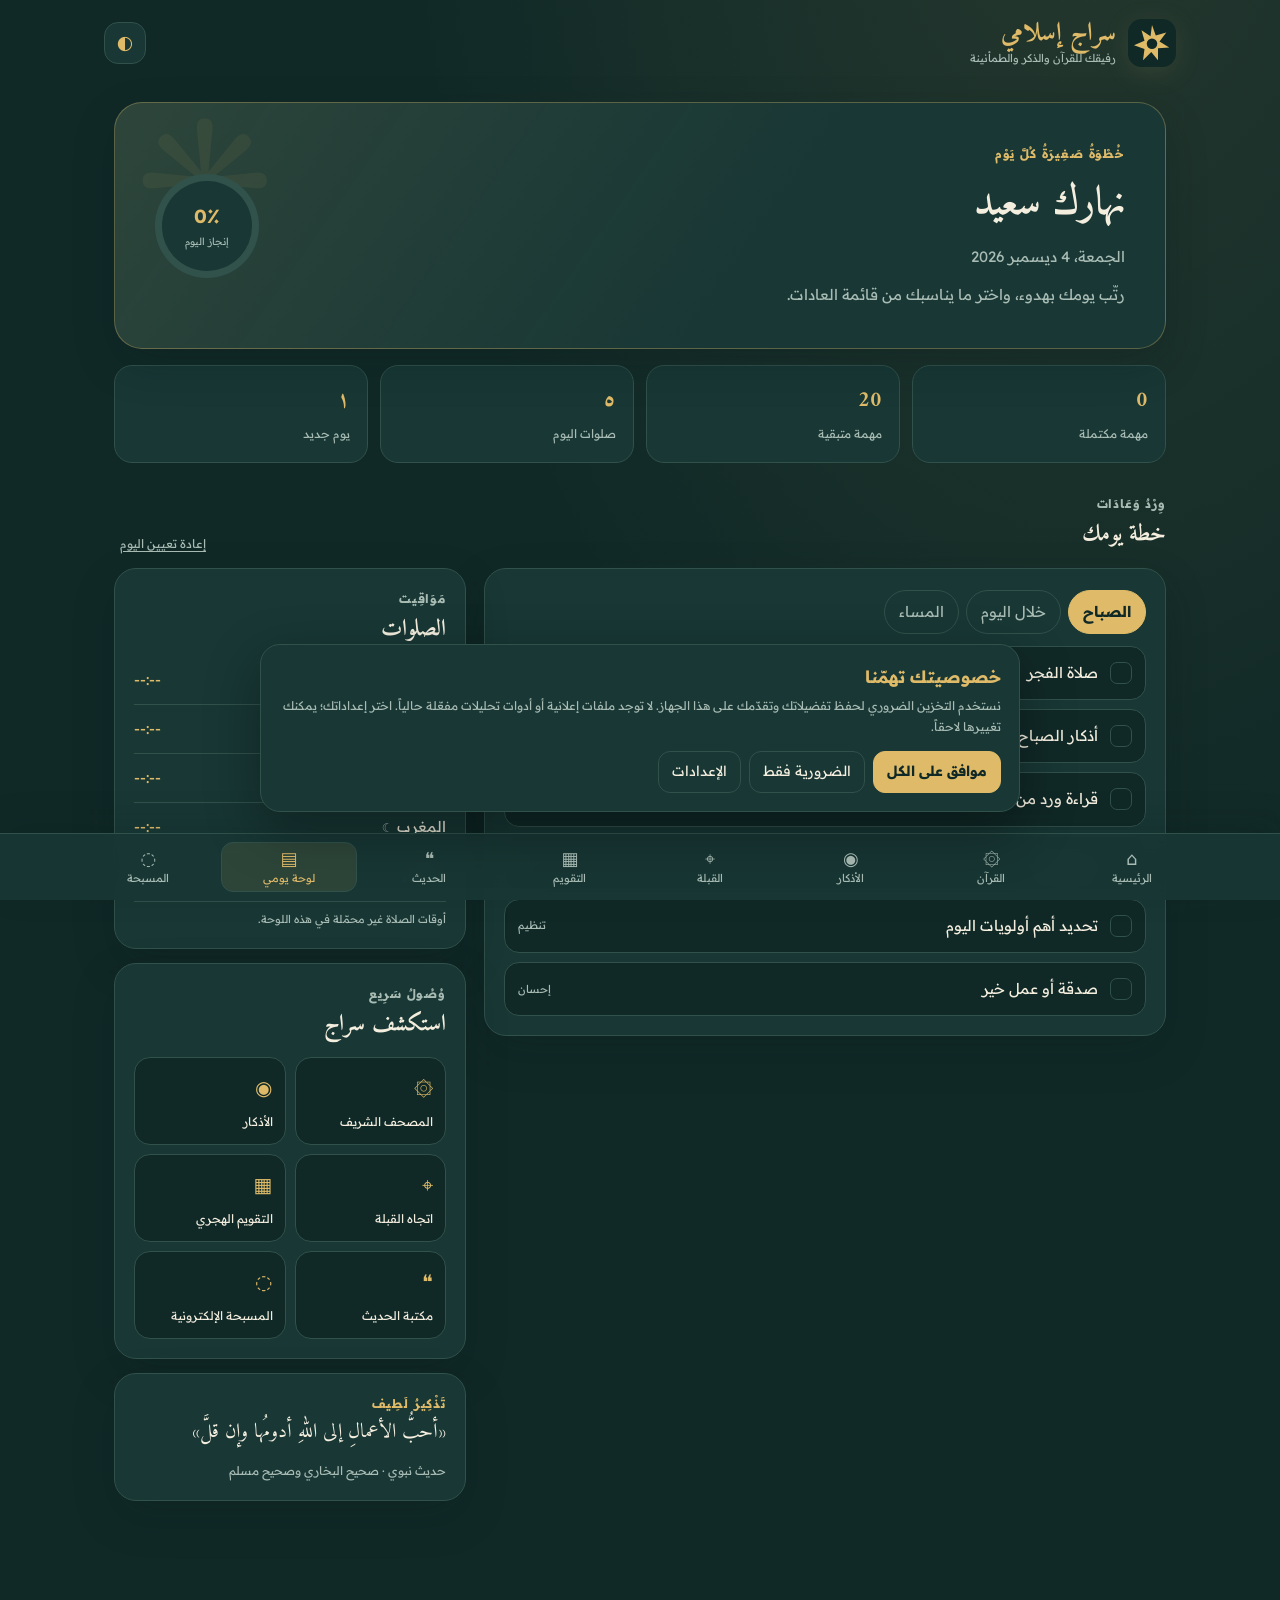
<file: dashboard.html>
<!doctype html>
<html lang="ar" dir="rtl">
<head>
<meta charset="utf-8">
<meta name="viewport" content="width=device-width,initial-scale=1,viewport-fit=cover">
<meta name="theme-color" content="#102927">
<meta name="description" content="نظّم وردك وعاداتك اليومية مع لوحة سراج الإسلامية، وتابع إنجازك اليومي بخطوات بسيطة.">
<meta name="robots" content="index,follow,max-image-preview:large">
<link rel="canonical" href="https://siraj-islamic.vercel.app/dashboard.html">
<link rel="icon" type="image/svg+xml" href="assets/favicon.svg">
<meta property="og:type" content="website">
<meta property="og:site_name" content="سراج إسلامي | Siraj Islamic">
<meta property="og:title" content="لوحة يومي · سراج إسلامي">
<meta property="og:description" content="نظّم وردك وعاداتك اليومية وتابع إنجازك مع سراج.">
<meta property="og:url" content="https://siraj-islamic.vercel.app/dashboard.html">
<meta property="og:locale" content="ar_TN">
<meta name="twitter:card" content="summary">
<meta name="twitter:title" content="لوحة يومي · سراج إسلامي">
<meta name="twitter:description" content="نظّم وردك وعاداتك اليومية وتابع إنجازك مع سراج.">
<link rel="preconnect" href="https://fonts.googleapis.com">
<link href="https://fonts.googleapis.com/css2?family=Amiri:wght@400;700&family=Readex+Pro:wght@300;400;500;600;700&display=swap" rel="stylesheet">
<link rel="stylesheet" href="assets/css/dashboard.css">
<link rel="stylesheet" href="assets/css/site-header.css">
<link rel="stylesheet" href="assets/css/site-nav.css">
<link rel="stylesheet" href="assets/css/cookie-consent.css">
<script src="assets/js/site-header.js" defer></script>
<script src="assets/js/site-nav.js" defer></script>
<script src="assets/js/cookie-consent.js" defer></script>
<title>لوحة يومي · سراج إسلامي</title>
</head>
<body>
<main class="wrap">
  <section class="hero" aria-labelledby="welcome">
    <div class="hero-content hero-row">
      <div>
        <p class="eyebrow">خُطْوَةٌ صَغِيرَةٌ كُلَّ يَوْم</p>
        <h2 id="welcome">أهلاً بك</h2>
        <p class="date" id="today"></p>
        <p class="muted" style="margin-top:12px">رتّب يومك بهدوء، واختر ما يناسبك من قائمة العادات.</p>
      </div>
      <div class="progress-ring" id="ring" role="progressbar" aria-label="إنجاز اليوم" aria-valuemin="0" aria-valuemax="100" aria-valuenow="0"><span><bdi id="percent">0%</bdi><small>إنجاز اليوم</small></span></div>
    </div>
  </section>

  <section class="stats" aria-label="ملخص اليوم">
    <div class="stat"><strong id="done-stat">0</strong><span>مهمة مكتملة</span></div>
    <div class="stat"><strong id="left-stat">0</strong><span>مهمة متبقية</span></div>
    <div class="stat"><strong>٥</strong><span>صلوات اليوم</span></div>
    <div class="stat"><strong id="streak-stat">١</strong><span>يوم جديد</span></div>
  </section>

  <div class="section-title"><div><p class="eyebrow">وِرْدٌ وَعَادَات</p><h2>خطة يومك</h2></div><button class="reset" id="reset" type="button">إعادة تعيين اليوم</button></div>
  <div class="layout">
    <section class="panel" aria-label="قائمة العادات اليومية">
      <div class="tabs" id="tabs" role="tablist" aria-label="فترات اليوم"></div>
      <div id="task-list" class="task-list" aria-live="polite"></div>
    </section>

    <aside class="side">
      <section class="panel">
        <div class="section-title" style="margin:0 0 6px"><div><p class="eyebrow">مَوَاقِيت</p><h2>الصلوات</h2></div></div>
        <div class="prayer"><span>الفجر <small>☀</small></span><time>--:--</time></div>
        <div class="prayer"><span>الظهر <small>◉</small></span><time>--:--</time></div>
        <div class="prayer"><span>العصر <small>◉</small></span><time>--:--</time></div>
        <div class="prayer"><span>المغرب <small>☾</small></span><time>--:--</time></div>
        <div class="prayer"><span>العشاء <small>☾</small></span><time>--:--</time></div>
        <p class="muted" style="font-size:11px;margin-top:8px">أوقات الصلاة غير محمّلة في هذه اللوحة.</p>
      </section>
      <section class="panel">
        <div class="section-title" style="margin:0 0 12px"><div><p class="eyebrow">وُصُولٌ سَرِيع</p><h2>استكشف سراج</h2></div></div>
        <div class="quick-grid">
          <a class="quick" href="index.html#quran"><b>۞</b><span>المصحف الشريف</span></a>
          <a class="quick" href="index.html#adhkar"><b>◉</b><span>الأذكار</span></a>
          <a class="quick" href="index.html#qibla"><b>⌖</b><span>اتجاه القبلة</span></a>
          <a class="quick" href="index.html#cal"><b>▦</b><span>التقويم الهجري</span></a>
          <a class="quick" href="index.html#hadith"><b>❝</b><span>مكتبة الحديث</span></a>
          <a class="quick" href="tasbih.html"><b>◌</b><span>المسبحة الإلكترونية</span></a>
        </div>
      </section>
      <section class="panel wide">
        <p class="eyebrow">تَذْكِيرٌ لَطِيف</p>
        <p class="quote">«أحبُّ الأعمالِ إلى اللهِ أدومُها وإن قلَّ»</p>
        <p class="quote-ref">حديث نبوي · صحيح البخاري وصحيح مسلم</p>
      </section>
    </aside>
  </div>
</main>
<div class="toast" id="toast" role="status" aria-live="polite"></div>
<script src="assets/js/dashboard.js" defer></script>
</body>
</html>
</file>
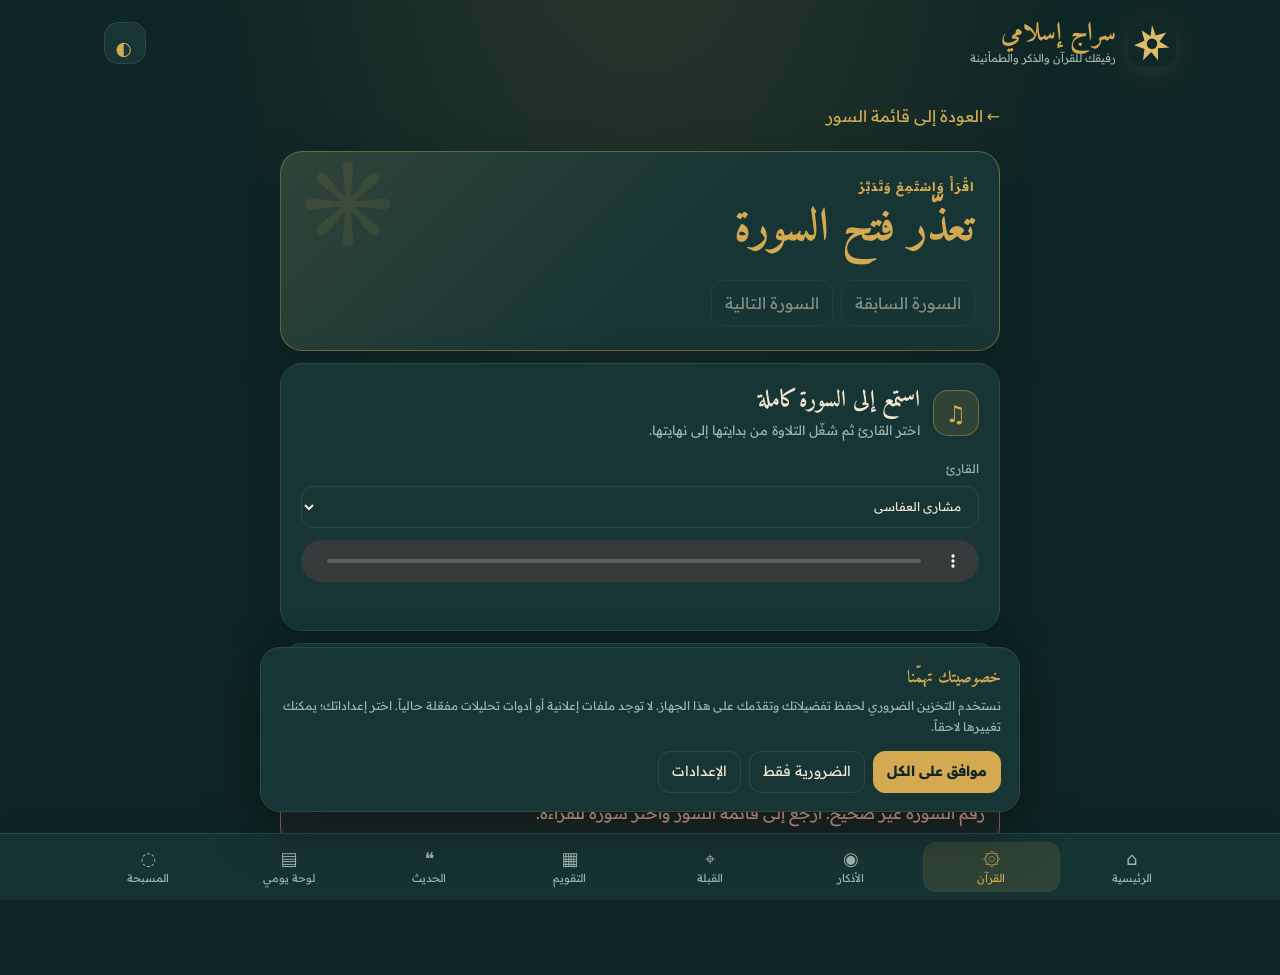
<file: quran.html>
<!doctype html>
<html lang="ar" dir="rtl">
<head>
<meta charset="utf-8">
<meta name="viewport" content="width=device-width,initial-scale=1,viewport-fit=cover">
<meta name="theme-color" content="#0f2626">
<meta name="description" content="اقرأ السورة كاملة واستمع إلى تلاوتها بصوت قارئك المفضّل مع سراج.">
<meta name="robots" content="index,follow,max-image-preview:large">
<link rel="canonical" href="https://siraj-islamic.vercel.app/quran.html">
<link rel="icon" type="image/svg+xml" href="assets/favicon.svg">
<link rel="preconnect" href="https://fonts.googleapis.com">
<link href="https://fonts.googleapis.com/css2?family=Amiri:wght@400;700&family=Readex+Pro:wght@300;400;500;700&display=swap" rel="stylesheet">
<link rel="stylesheet" href="assets/css/site-header.css">
<link rel="stylesheet" href="assets/css/site-nav.css">
<link rel="stylesheet" href="assets/css/cookie-consent.css">
<link rel="stylesheet" href="assets/css/quran-reader.css">
<script src="assets/js/site-header.js" defer></script>
<script src="assets/js/site-nav.js" defer></script>
<script src="assets/js/cookie-consent.js" defer></script>
<script src="assets/js/quran-reader.js" defer></script>
<title>قراءة السورة كاملة | سراج إسلامي</title>
</head>
<body>
<main class="reader-page">
  <a class="back-link" href="index.html#quran">← العودة إلى قائمة السور</a>
  <section class="surah-hero card" aria-labelledby="surah-name">
    <p class="eyebrow">اقْرَأْ وَاسْتَمِعْ وَتَدَبَّرْ</p>
    <h1 id="surah-name">جارٍ تحميل السورة…</h1>
    <p id="surah-meta" class="mut" aria-live="polite"></p>
    <div class="surah-nav">
      <button id="previous-surah" type="button" disabled>السورة السابقة</button>
      <button id="next-surah" type="button" disabled>السورة التالية</button>
    </div>
  </section>

  <section class="audio-card card" aria-label="استماع إلى السورة كاملة">
    <div class="audio-heading">
      <span class="audio-icon" aria-hidden="true">♫</span>
      <div><h2>استمع إلى السورة كاملة</h2><p class="mut">اختر القارئ ثم شغّل التلاوة من بدايتها إلى نهايتها.</p></div>
    </div>
    <label for="reciter">القارئ
      <select id="reciter">
        <option value="ar.alafasy">مشاري العفاسي</option>
        <option value="ar.husary">محمود خليل الحصري</option>
        <option value="ar.minshawi">محمد صديق المنشاوي</option>
      </select>
    </label>
    <audio id="surah-audio" controls preload="none" aria-label="تلاوة السورة كاملة"></audio>
    <p id="audio-status" class="mut" role="status" aria-live="polite"></p>
  </section>

  <section id="ayah-player" class="audio-card card ayah-player" aria-label="استماع إلى آية محددة" hidden>
    <div class="audio-heading">
      <span class="audio-icon" aria-hidden="true">♪</span>
      <div><h2 id="ayah-player-title">استمع إلى الآية</h2><p class="mut">اضغط على أي آية في النص لتشغيلها منفردة.</p></div>
    </div>
    <audio id="ayah-audio" controls preload="none" aria-label="تلاوة الآية المحددة"></audio>
    <p id="ayah-audio-status" class="mut" role="status" aria-live="polite"></p>
    <button id="show-tafsir" type="button" aria-expanded="false">معنى الآية</button>
    <p id="ayah-tafsir" class="ayah-tafsir" hidden></p>
  </section>

  <section class="reading-card card" aria-labelledby="reading-title">
    <div class="reading-heading">
      <div><p class="eyebrow">نَصُّ السُّورَةِ كَامِلًا</p><h2 id="reading-title">القراءة</h2></div>
      <span id="ayah-count" class="mut"></span>
    </div>
    <p id="ayahs" class="ayahs" aria-label="آيات السورة">يتم تحميل آيات السورة…</p>
  </section>
  <p id="reader-error" class="reader-error" role="alert" hidden></p>
</main>
</body>
</html>
</file>
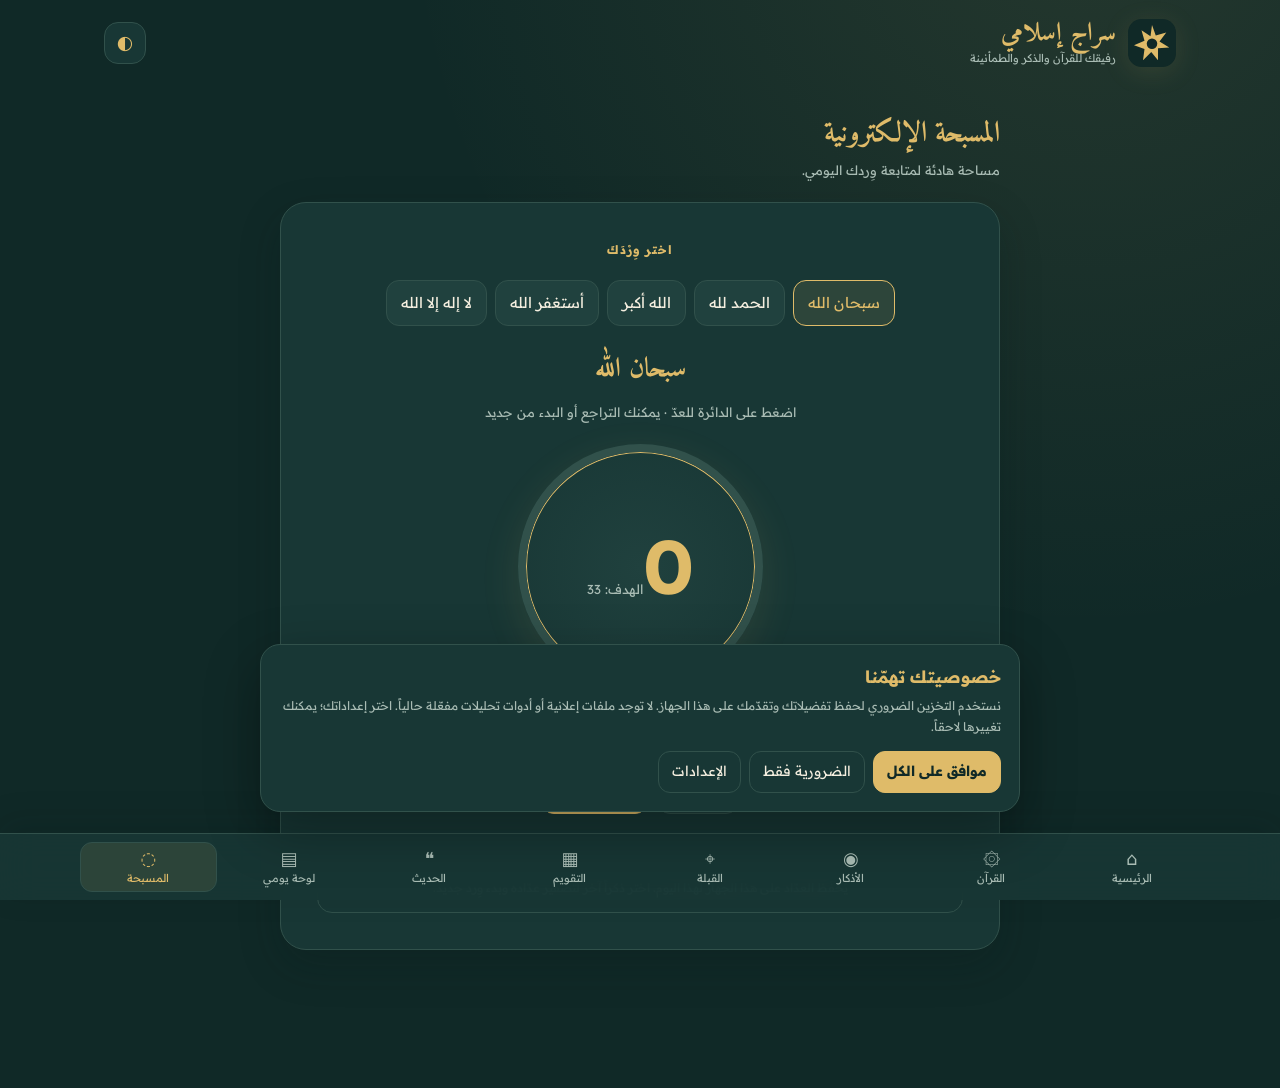
<file: tasbih.html>
<!doctype html>
<html lang="ar" dir="rtl">
<head>
<meta charset="utf-8">
<meta name="viewport" content="width=device-width,initial-scale=1,viewport-fit=cover">
<meta name="theme-color" content="#102927">
<meta name="description" content="مسبحة إلكترونية بسيطة لعدّ الأذكار، ومتابعة وردك اليومي مع حفظ التقدم على جهازك.">
<meta name="robots" content="index,follow,max-image-preview:large">
<link rel="canonical" href="https://siraj-islamic.vercel.app/tasbih.html">
<link rel="icon" type="image/svg+xml" href="assets/favicon.svg">
<meta property="og:type" content="website">
<meta property="og:site_name" content="سراج إسلامي | Siraj Islamic">
<meta property="og:title" content="المسبحة الإلكترونية · سراج إسلامي">
<meta property="og:description" content="عدّ أذكارك وتابع وردك اليومي مع المسبحة الإلكترونية من سراج.">
<meta property="og:url" content="https://siraj-islamic.vercel.app/tasbih.html">
<meta property="og:locale" content="ar_TN">
<meta name="twitter:card" content="summary">
<meta name="twitter:title" content="المسبحة الإلكترونية · سراج إسلامي">
<meta name="twitter:description" content="عدّ أذكارك وتابع وردك اليومي مع المسبحة الإلكترونية من سراج.">
<link rel="preconnect" href="https://fonts.googleapis.com">
<link href="https://fonts.googleapis.com/css2?family=Amiri:wght@400;700&family=Readex+Pro:wght@300;400;500;600;700&display=swap" rel="stylesheet">
<link rel="stylesheet" href="assets/css/dashboard.css">
<link rel="stylesheet" href="assets/css/site-header.css">
<link rel="stylesheet" href="assets/css/site-nav.css">
<link rel="stylesheet" href="assets/css/cookie-consent.css">
<link rel="stylesheet" href="assets/css/tasbih.css">
<script src="assets/js/site-header.js" defer></script>
<script src="assets/js/site-nav.js" defer></script>
<script src="assets/js/cookie-consent.js" defer></script>
<script src="assets/js/tasbih.js" defer></script>
<title>المسبحة الإلكترونية · سراج إسلامي</title>
</head>
<body>
<main class="tasbih-main">
  <header class="tasbih-head">
    <div><h1>المسبحة الإلكترونية</h1><p>مساحة هادئة لمتابعة وِردك اليومي.</p></div>
  </header>
  <section class="tasbih-card" aria-labelledby="dhikr">
    <p class="eyebrow">اختر وِرْدَكَ</p>
    <div class="dhikr-select" id="options" aria-label="اختيار الذكر">
      <button type="button" data-dhikr="subhanallah" aria-pressed="true">سبحان الله</button>
      <button type="button" data-dhikr="alhamdulillah" aria-pressed="false">الحمد لله</button>
      <button type="button" data-dhikr="allahuakbar" aria-pressed="false">الله أكبر</button>
      <button type="button" data-dhikr="istighfar" aria-pressed="false">أستغفر الله</button>
      <button type="button" data-dhikr="custom" aria-pressed="false">لا إله إلا الله</button>
    </div>
    <h2 id="dhikr">سبحان الله</h2>
    <p class="hint">اضغط على الدائرة للعدّ · يمكنك التراجع أو البدء من جديد</p>
    <div class="count-wrap">
      <button class="count-button" id="count-button" type="button" aria-label="اضغط للعد">
        <span><span class="count-number" id="count">٠</span><span class="count-target" id="target"></span></span>
      </button>
    </div>
    <div class="count-progress" id="progressbar" role="progressbar" aria-label="التقدم نحو الهدف" aria-valuemin="0" aria-valuemax="100" aria-valuenow="0"><i id="progress"></i></div>
    <div class="count-caption"><span>التقدم</span><span>الهدف اليومي</span></div>
    <div class="count-controls">
      <button class="control" id="undo" type="button">↶ تراجع</button>
      <button class="control primary" id="reset" type="button">إعادة العدّاد</button>
    </div>
    <p class="tasbih-toast" id="message" role="status" aria-live="polite"></p>
    <p class="tasbih-note">يُحفَظ العدّاد على هذا الجهاز لهذا اليوم. اختر ذكراً آخر لتصفير عدّاده وبدء وِرد جديد.</p>
  </section>
</main>
</body>
</html>
</file>
<file: assets/css/dashboard.css>
:root{color-scheme:dark;--bg:#102927;--surface:#183735;--surface2:#20413e;--ink:#f4eedf;--gold:#dfbb69;--muted:#a9bcb4;--line:#31514b;--glow:#dfbb691b;--shadow:0 16px 42px #071a183d;--green:#8bc5a1}
:root[data-theme=light]{color-scheme:light;--bg:#f4f0e5;--surface:#fffdf6;--surface2:#f0ead9;--ink:#203531;--gold:#85651f;--muted:#687b73;--line:#ded5bd;--glow:#85651f12;--shadow:0 16px 42px #604d2112;--green:#387b54}
*{box-sizing:border-box}
html{scroll-behavior:smooth}
body{margin:0;min-height:100vh;background:radial-gradient(ellipse at 85% -15%,var(--glow),transparent 45%),var(--bg);color:var(--ink);font:400 15px/1.75 'Readex Pro',system-ui,sans-serif;padding-bottom:48px}
button,a{font:inherit;color:inherit}
a{text-decoration:none}
button{cursor:pointer}
.wrap{width:min(1100px,100%);margin:auto;padding:22px 24px 54px}
.topbar{display:flex;align-items:center;justify-content:space-between;gap:14px;margin-bottom:26px}
.brand{display:flex;align-items:center;gap:12px}
.mark{display:grid;place-items:center;width:46px;height:46px;border:1px solid var(--line);border-radius:16px;color:var(--gold);font:30px/1 'Amiri',serif;background:var(--surface)}
h1,h2,h3,p{margin:0}
h1{font:700 26px 'Amiri',serif;color:var(--gold);line-height:1.2}
.subtitle,.muted{color:var(--muted)}
.subtitle{font-size:12px}
.top-actions{display:flex;gap:8px}
.icon-btn,.back-link{display:inline-flex;align-items:center;justify-content:center;min-height:42px;padding:8px 14px;border:1px solid var(--line);border-radius:14px;background:var(--surface);transition:.2s}
.icon-btn:hover,.back-link:hover,.task:hover{border-color:var(--gold);transform:translateY(-1px)}
.hero{position:relative;overflow:hidden;padding:clamp(22px,5vw,40px);border:1px solid #dfbb6955;border-radius:28px;background:linear-gradient(125deg,var(--glow),transparent 62%),var(--surface);box-shadow:var(--shadow)}
.hero:after{content:"۞";position:absolute;inset-inline-end:18px;top:-50px;color:var(--gold);font:220px/1 'Amiri',serif;opacity:.07;pointer-events:none}
.hero-content{position:relative;z-index:1}
.eyebrow{color:var(--gold);font-size:12px;font-weight:700;letter-spacing:.07em}
.hero h2{margin:5px 0;font:700 clamp(28px,5vw,40px) 'Amiri',serif}
.hero .date{margin-top:5px;color:var(--muted)}
.hero-row{display:flex;align-items:center;justify-content:space-between;gap:18px}
.progress-ring{flex:none;display:grid;place-items:center;width:104px;height:104px;border-radius:50%;background:conic-gradient(var(--gold) var(--progress,0%),var(--line) 0);position:relative}
.progress-ring:before{content:"";position:absolute;inset:7px;border-radius:50%;background:var(--surface)}
.progress-ring span{position:relative;text-align:center;font-size:19px;font-weight:700;color:var(--gold);direction:ltr}
.progress-ring small{display:block;color:var(--muted);font-size:10px;font-weight:400}
.stats{display:grid;grid-template-columns:repeat(4,1fr);gap:12px;margin:16px 0 30px}
.stat{padding:15px 17px;border:1px solid var(--line);border-radius:18px;background:var(--surface)}
.stat strong{display:block;font:700 22px 'Amiri',serif;color:var(--gold)}
.stat span{font-size:12px;color:var(--muted)}
.section-title{display:flex;align-items:end;justify-content:space-between;gap:10px;margin:28px 0 13px}
.section-title h2{font:700 23px 'Amiri',serif}
.section-title p{font-size:12px;color:var(--muted)}
.layout{display:grid;grid-template-columns:minmax(0,1.55fr) minmax(260px,.8fr);gap:18px;align-items:start}
.panel{padding:19px;border:1px solid var(--line);border-radius:22px;background:var(--surface);box-shadow:var(--shadow)}
.tabs{display:flex;gap:7px;overflow:auto;padding:2px 0 12px;scrollbar-width:none}
.tabs::-webkit-scrollbar{display:none}
.tab{flex:none;padding:8px 14px;border:1px solid var(--line);border-radius:999px;background:transparent;color:var(--muted)}
.tab[aria-selected=true]{border-color:var(--gold);background:var(--gold);color:var(--bg);font-weight:700}
.task-list{display:grid;gap:9px}
.task{width:100%;display:flex;align-items:center;gap:12px;text-align:right;padding:13px;border:1px solid var(--line);border-radius:15px;background:var(--bg);transition:.18s}
.check{flex:none;display:grid;place-items:center;width:22px;height:22px;border:1.5px solid var(--line);border-radius:7px;color:transparent;font-size:13px}
.task[aria-pressed=true] .check{background:var(--gold);border-color:var(--gold);color:var(--bg)}
.task[aria-pressed=true] .task-label{text-decoration:line-through;color:var(--muted)}
.task-label{flex:1}
.task-tag{font-size:11px;color:var(--muted);white-space:nowrap}
.task-tag.done{color:var(--green)}
.empty{padding:28px 12px;text-align:center;color:var(--muted)}
.side{display:grid;gap:14px}
.prayer{display:flex;align-items:center;justify-content:space-between;gap:8px;padding:11px 0;border-bottom:1px solid var(--line)}
.prayer:last-child{border-bottom:0}
.prayer time{font-variant-numeric:tabular-nums;color:var(--gold);direction:ltr}
.prayer small{color:var(--muted)}
.quick-grid{display:grid;grid-template-columns:repeat(2,1fr);gap:9px}
.quick{display:grid;gap:6px;min-height:84px;align-content:center;padding:12px;border:1px solid var(--line);border-radius:16px;background:var(--bg);transition:.2s}
.quick:hover{border-color:var(--gold);transform:translateY(-1px)}
.quick b{font-size:20px;color:var(--gold);font-weight:500}
.quick span{font-size:12px}
.quote{font:20px/1.9 'Amiri',serif;color:var(--ink)}
.quote-ref{margin-top:8px;color:var(--muted);font-size:12px}
.reset{border:0;background:transparent;color:var(--muted);font-size:12px;text-decoration:underline;text-underline-offset:3px}
.toast{position:fixed;inset:auto 16px calc(18px + env(safe-area-inset-bottom)) 16px;margin:auto;width:max-content;max-width:calc(100% - 32px);padding:10px 16px;border:1px solid var(--line);border-radius:13px;background:var(--surface2);box-shadow:var(--shadow);opacity:0;transform:translateY(10px);pointer-events:none;transition:.2s}
.toast.show{opacity:1;transform:translateY(0)}
@media(max-width:760px){.wrap{padding:17px 15px 36px}.layout{grid-template-columns:1fr}.side{grid-template-columns:repeat(2,minmax(0,1fr))}.side .wide{grid-column:1/-1}.stats{grid-template-columns:repeat(2,1fr)}}
@media(max-width:430px){.hero-row{align-items:flex-start}.progress-ring{width:82px;height:82px}.progress-ring:before{inset:6px}.side{grid-template-columns:1fr}.side .wide{grid-column:auto}.task-tag{font-size:10px}.panel{padding:14px}}
@media(prefers-reduced-motion:reduce){*,*:before,*:after{scroll-behavior:auto!important;transition:none!important}}
</file>
<file: assets/css/site-header.css>
.site-header{width:min(1120px,100%);margin:0 auto;padding:18px 24px 12px;display:flex;align-items:center;justify-content:space-between;gap:14px}
.site-header__brand{min-width:0;display:inline-flex;align-items:center;gap:12px;color:var(--ink,#f4eedf);text-decoration:none}
.site-header__logo{width:48px;height:48px;flex:none;display:block;filter:drop-shadow(0 5px 12px var(--glow,#dfbb691b))}
.site-header__words{display:grid;gap:1px}
.site-header__title{font:700 26px/1.2 'Amiri',serif;color:var(--gold,#dfbb69)}
.site-header__tagline{font:400 11px/1.6 'Readex Pro',system-ui,sans-serif;color:var(--mut,var(--muted,#a9bcb4))}
.site-header__actions{display:flex;align-items:center;gap:9px}
.site-header__theme{width:42px;height:42px;display:grid;place-items:center;border:1px solid var(--line,#31514b);border-radius:14px;background:var(--card,var(--surface,#183735));color:var(--gold,#dfbb69);font-size:19px;cursor:pointer;transition:background .18s ease,border-color .18s ease,transform .18s ease}
.site-header__theme:hover{border-color:var(--gold,#dfbb69);background:var(--glow,#dfbb691b);transform:translateY(-1px)}
.site-header__theme:focus-visible{outline:2px solid var(--gold,#dfbb69);outline-offset:3px}
@media(max-width:600px){.site-header{padding:14px 15px 10px}.site-header__logo{width:43px;height:43px}.site-header__title{font-size:24px}.site-header__tagline{font-size:10px}}
@media(prefers-reduced-motion:reduce){.site-header__theme{transition:none}}
</file>
<file: assets/css/site-nav.css>
.site-nav{position:fixed;inset:auto 0 0;z-index:90;width:100%;display:flex;justify-content:center;padding:8px 14px calc(8px + env(safe-area-inset-bottom,0px));background:color-mix(in srgb,var(--card,var(--surface,#183735)) 94%,transparent);border-top:1px solid var(--line,#31514b);box-shadow:0 -10px 35px #06191822;backdrop-filter:blur(18px)}
.site-nav__items{width:min(1120px,100%);display:flex;align-items:stretch;justify-content:space-between;gap:4px;overflow-x:auto;scrollbar-width:none;scroll-snap-type:x proximity;-webkit-overflow-scrolling:touch}
.site-nav__items::-webkit-scrollbar{display:none}
.site-nav a{flex:1;min-width:76px;display:inline-flex;flex-direction:column;align-items:center;justify-content:center;gap:2px;padding:5px 8px;border:1px solid transparent;border-radius:12px;color:var(--mut,var(--muted,#a9bcb4));font-size:11px;line-height:1.35;white-space:nowrap;text-decoration:none;scroll-snap-align:center;transition:background .18s ease,color .18s ease,border-color .18s ease}
.site-nav a:hover,.site-nav a[aria-current=page]{color:var(--gold,#dfbb69);border-color:var(--line,#31514b);background:var(--glow,#dfbb691b)}
.site-nav__icon{font-size:18px;line-height:1.2}
.site-nav a:focus-visible{outline:2px solid var(--gold,#dfbb69);outline-offset:2px}
body{padding-bottom:calc(78px + env(safe-area-inset-bottom,0px))}
@media(max-width:600px){.site-nav{padding:6px 5px calc(6px + env(safe-area-inset-bottom,0px))}.site-nav__items{justify-content:flex-start}.site-nav a{flex:1;min-width:67px;padding:5px 3px;font-size:10px}}
@media(prefers-reduced-motion:reduce){.site-nav a{transition:none}}
</file>
<file: assets/css/cookie-consent.css>
.cookie-consent{position:fixed;z-index:100;inset:auto 16px calc(16px + env(safe-area-inset-bottom,0px));margin-inline:auto;width:min(760px,calc(100% - 32px));padding:18px;border:1px solid var(--line,#31514b);border-radius:20px;background:var(--card,var(--surface,#183735));color:var(--ink,#f4eedf);box-shadow:0 18px 55px #0005;font:14px/1.7 'Readex Pro',system-ui,sans-serif}
.cookie-consent[hidden],.cookie-consent__settings[hidden]{display:none}
body.has-bottom-nav .cookie-consent{bottom:calc(88px + env(safe-area-inset-bottom,0px))}
.cookie-consent__heading{margin:0 0 5px;color:var(--gold,#dfbb69);font-size:17px}
.cookie-consent__copy{margin:0;color:var(--mut,var(--muted,#a9bcb4));font-size:12px}
.cookie-consent__actions{display:flex;flex-wrap:wrap;gap:8px;margin-top:14px}
.cookie-consent button{min-height:40px;padding:8px 13px;border:1px solid var(--line,#31514b);border-radius:12px;background:transparent;color:inherit;font:inherit;cursor:pointer}
.cookie-consent button:hover,.cookie-consent button:focus-visible{border-color:var(--gold,#dfbb69);outline-color:var(--gold,#dfbb69)}
.cookie-consent button[data-cookie-accept]{border-color:var(--gold,#dfbb69);background:var(--gold,#dfbb69);color:var(--bg,#102927);font-weight:700}
.cookie-consent__settings{margin-top:12px;padding-top:12px;border-top:1px solid var(--line,#31514b)}
.cookie-consent__settings p{margin:0 0 8px;color:var(--mut,var(--muted,#a9bcb4));font-size:12px}
.cookie-consent__settings label{display:flex;align-items:center;gap:8px}
.cookie-consent__settings input{width:auto;accent-color:var(--gold,#dfbb69)}
.cookie-consent__reopen{position:fixed;z-index:89;inset:auto 12px calc(86px + env(safe-area-inset-bottom,0px)) auto;width:42px;height:42px;border:1px solid var(--line,#31514b);border-radius:50%;background:var(--card,var(--surface,#183735));color:var(--gold,#dfbb69);font-size:18px;cursor:pointer}
body.has-bottom-nav .cookie-consent__reopen{bottom:calc(84px + env(safe-area-inset-bottom,0px))}
.cookie-consent__reopen:focus-visible{outline:2px solid var(--gold,#dfbb69);outline-offset:2px}
@media(max-width:480px){.cookie-consent{inset-inline:10px;width:auto;padding:15px}.cookie-consent__actions button{flex:1}}
@media(prefers-reduced-motion:reduce){.cookie-consent *{scroll-behavior:auto!important}}
</file>
<file: assets/css/quran-reader.css>
:root{color-scheme:dark;--bg:#0f2626;--card:#173535;--ink:#f1e8d2;--gold:#d4a94f;--mut:#9fb5ad;--line:#2a4a48;--glow:#d4a94f22;--shadow:0 18px 48px #06191855;--radius:22px}
:root[data-t=l]{color-scheme:light;--bg:#f3ecdb;--card:#fffaf0;--ink:#1c2b2a;--gold:#8a6a1c;--mut:#5d6f6a;--line:#dccfae;--glow:#8a6a1c12;--shadow:0 18px 48px #64532a1a}
*{box-sizing:border-box}
html{scroll-behavior:smooth}
body{min-height:100vh;margin:0;padding:0 0 calc(96px + env(safe-area-inset-bottom,0px));background:radial-gradient(ellipse at 50% -18%,var(--glow),transparent 48%),var(--bg);color:var(--ink);font:400 16px/1.8 'Readex Pro',system-ui,sans-serif}
.reader-page{width:min(760px,100%);margin:0 auto;padding:20px}
.card{margin:12px 0;padding:20px;background:var(--card);border:1px solid var(--line);border-radius:var(--radius);box-shadow:var(--shadow);backdrop-filter:blur(12px)}
.back-link{display:inline-flex;margin:2px 0 8px;color:var(--gold);text-decoration:none}
.back-link:hover{text-decoration:underline}
.surah-hero{position:relative;overflow:hidden;padding:24px;border-color:#d4a94f66;background:linear-gradient(135deg,#d4a94f20,transparent 58%),var(--card)}
.surah-hero:after{position:absolute;inset-inline-end:18px;top:-35px;color:var(--gold);content:"۞";font:150px/1 'Amiri',serif;opacity:.1;animation:ornament-turn 36s linear infinite;pointer-events:none}
.surah-hero>*{position:relative;z-index:1}
.eyebrow{margin:0;color:var(--gold);font-size:12px;font-weight:700;letter-spacing:.08em}
h1,h2,p{margin-top:0}
h1{margin-bottom:2px;color:var(--gold);font:700 clamp(32px,8vw,46px)/1.4 'Amiri',serif}
h2{margin-bottom:4px;font:700 23px/1.5 'Amiri',serif}
.mut{color:var(--mut);font-size:13px}
.surah-nav{display:flex;gap:8px;margin-top:18px}
button,select,audio{font:inherit}
button,select{min-height:42px;padding:8px 13px;border:1px solid var(--line);border-radius:12px;background:var(--card);color:var(--ink)}
button{cursor:pointer;transition:transform .18s ease,border-color .18s ease,background .18s ease}
button:not(:disabled):hover{transform:translateY(-1px);border-color:var(--gold)}
button:disabled{opacity:.5;cursor:not-allowed}
button:focus-visible,select:focus-visible,a:focus-visible{outline:2px solid var(--gold);outline-offset:3px}
.audio-heading{display:flex;align-items:center;gap:13px;margin-bottom:16px}
.audio-icon{width:46px;height:46px;flex:none;display:grid;place-items:center;border:1px solid #d4a94f66;border-radius:15px;background:var(--glow);color:var(--gold);font-size:23px;animation:reader-glow 3.8s ease-in-out infinite}
.audio-heading h2{margin:0}
.audio-heading p{margin:0}
.audio-card label{display:grid;gap:6px;color:var(--mut);font-size:12px}
.audio-card select{width:100%;margin-bottom:12px}
.audio-card audio{display:block;width:100%;height:42px;accent-color:var(--gold)}
#audio-status{min-height:22px;margin:6px 0 0}
.ayah-player[hidden]{display:none}
.ayah-player{position:sticky;bottom:calc(86px + env(safe-area-inset-bottom,0px));z-index:5;border-color:#d4a94f88;background:color-mix(in srgb,var(--card) 94%,transparent);animation:player-rise .24s ease-out}
.ayah-player .audio-heading{margin-bottom:10px}
#ayah-audio-status{min-height:20px;margin:5px 0 0}
.ayah-player #show-tafsir{margin-top:10px}
.ayah-tafsir{margin:12px 0 0;padding:12px;border-inline-start:3px solid var(--gold);border-radius:8px;background:var(--glow);font:20px/1.9 'Amiri',serif}
.ayah-tafsir[hidden]{display:none}
.reading-heading{display:flex;align-items:end;justify-content:space-between;gap:12px;padding-bottom:12px;border-bottom:1px solid var(--line)}
.reading-heading h2{margin:2px 0 0}
.ayahs{margin:12px 0 0;text-align:justify;white-space:normal;font:400 clamp(25px,6vw,32px)/2.35 'Amiri',serif}
.ayahs [data-ayah]{scroll-margin-top:24px;border-radius:8px;cursor:pointer;transition:background .18s ease,color .18s ease}
.ayahs [data-ayah]:hover,.ayahs [data-ayah]:focus-visible{outline:none;background:var(--glow)}
.ayahs [data-ayah].selected{background:var(--glow);color:var(--gold);box-shadow:0 0 0 1px #d4a94f33}
.ayah-number{display:inline-grid;width:28px;height:28px;margin-inline:4px;place-items:center;border:1px solid #d4a94f66;border-radius:50%;color:var(--gold);font:400 14px/1 'Amiri',serif;vertical-align:middle}
.reader-error{margin:16px 0;padding:14px;border:1px solid #b65b4c;border-radius:14px;color:#e5a89d;background:#b65b4c14}
@keyframes ornament-turn{to{transform:rotate(360deg)}}
@keyframes reader-glow{50%{box-shadow:0 0 24px var(--glow);transform:translateY(-2px)}}
@keyframes player-rise{from{opacity:0;transform:translateY(10px)}to{opacity:1;transform:translateY(0)}}
@media(max-width:540px){.reader-page{padding:16px 14px}.card{padding:17px}.surah-nav{display:grid;grid-template-columns:1fr 1fr}.ayahs{line-height:2.2}}
@media(prefers-reduced-motion:reduce){html{scroll-behavior:auto}.surah-hero:after,.audio-icon,.ayah-player{animation:none}.ayahs [data-ayah]{transition:none}}
</file>
<file: assets/css/tasbih.css>
.tasbih-main{width:min(760px,100%);margin:auto;padding:28px 20px 60px}
.tasbih-head{display:flex;align-items:center;justify-content:space-between;gap:12px;margin-bottom:20px}
.tasbih-head h1{font:700 29px 'Amiri',serif;color:var(--gold)}
.tasbih-head p{color:var(--muted);font-size:13px}
.tasbih-card{padding:clamp(20px,5vw,36px);border:1px solid var(--line);border-radius:26px;background:var(--surface);box-shadow:var(--shadow);text-align:center}
.tasbih-card h2{margin-bottom:8px;font:700 27px 'Amiri',serif;color:var(--gold)}
.tasbih-card .hint{color:var(--muted);font-size:13px}
.dhikr-select{display:flex;justify-content:center;flex-wrap:wrap;gap:8px;margin:20px 0}
.dhikr-select button,.control{padding:9px 14px;border:1px solid var(--line);border-radius:13px;background:var(--surface2);transition:.18s}
.dhikr-select button[aria-pressed=true]{border-color:var(--gold);color:var(--gold);background:var(--glow)}
.count-wrap{display:grid;place-items:center;margin:20px auto}
.count-button{display:grid;place-items:center;width:min(64vw,245px);aspect-ratio:1;border:8px solid var(--line);border-radius:50%;background:radial-gradient(circle,var(--surface2),var(--surface));box-shadow:0 12px 40px var(--glow),inset 0 0 0 1px var(--gold);color:var(--gold);transition:transform .12s,border-color .2s,background .2s}
.count-button:hover{border-color:var(--gold)}
.count-button:active{transform:scale(.97)}
.count-number{font:700 clamp(46px,14vw,76px)/1 'Readex Pro',sans-serif;font-variant-numeric:tabular-nums;direction:ltr}
.count-target{margin-top:8px;color:var(--muted);font-size:13px}
.count-progress{height:9px;margin:18px 0 7px;border-radius:20px;background:var(--line);overflow:hidden}
.count-progress i{display:block;width:0;height:100%;border-radius:inherit;background:linear-gradient(90deg,var(--gold),#f4d58c);transition:width .2s}
.count-caption{display:flex;justify-content:space-between;color:var(--muted);font-size:12px}
.count-controls{display:flex;justify-content:center;flex-wrap:wrap;gap:9px;margin-top:22px}
.control:hover{border-color:var(--gold);color:var(--gold)}
.control.primary{background:var(--gold);border-color:var(--gold);color:var(--bg);font-weight:700}
.tasbih-note{margin-top:16px;padding:14px;border:1px solid var(--line);border-radius:15px;color:var(--muted);font-size:12px}
.tasbih-toast{min-height:24px;margin-top:8px;color:var(--green);font-size:13px}
@media(max-width:430px){.tasbih-main{padding:20px 14px 40px}.tasbih-head h1{font-size:25px}.control{padding:9px 12px}}
</file>
